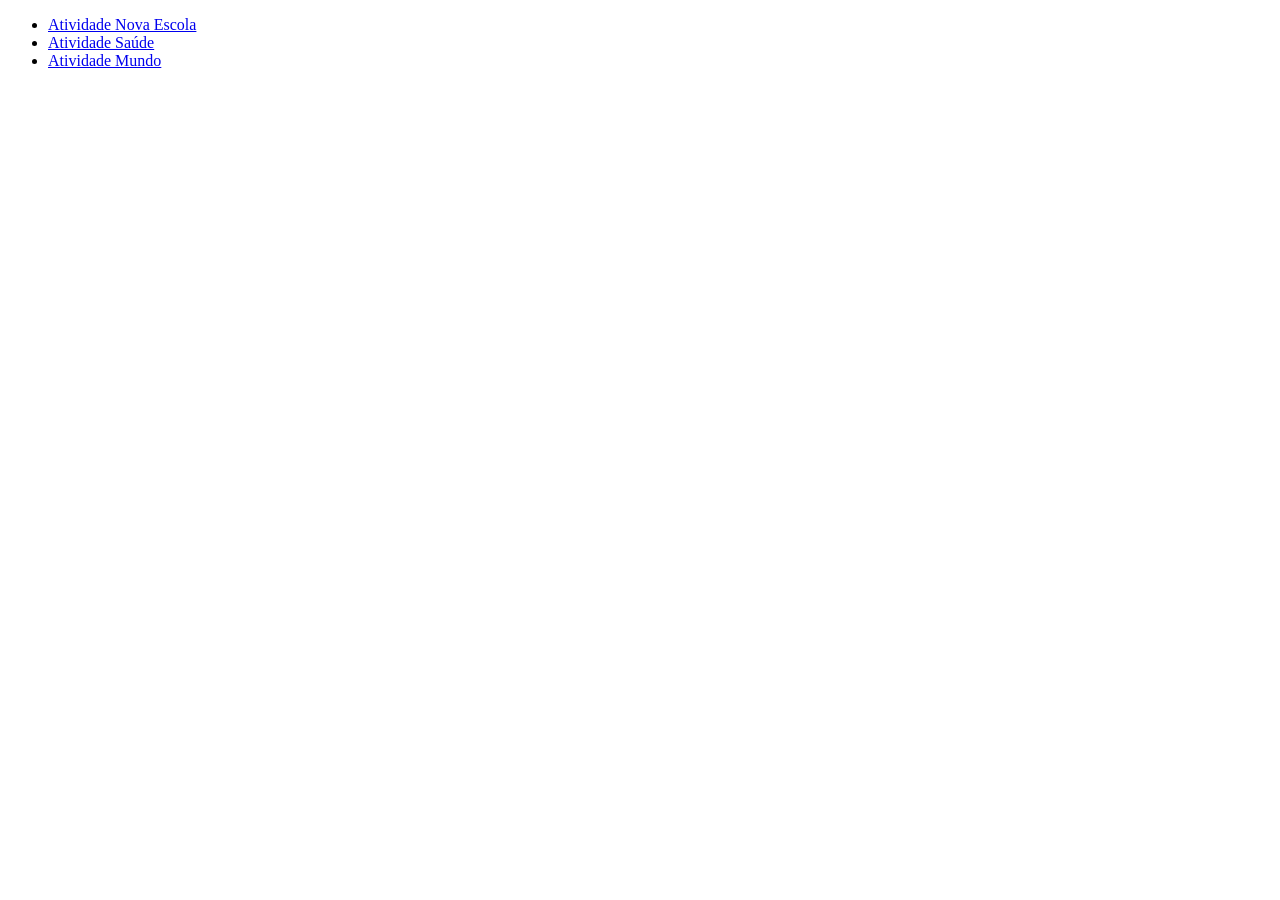
<file: index.html>
<!DOCTYPE html>
<html lang="en">
<head>
    <meta charset="UTF-8">
    <meta name="viewport" content="width=device-width, initial-scale=1.0">
    <title>Atividade Dev Web</title>
</head>
<body>
    <main>
        <ul>
            <li>
                <a href="atv-nv-escola/">Atividade Nova Escola</a>
            </li>
            <li>
                <a href="atv-saude/">Atividade Saúde</a>
            </li>
            <li>
                <a href="mundo/">Atividade Mundo</a>
            </li>
        </ul>
    </main>
    
</body>
</html>
</file>
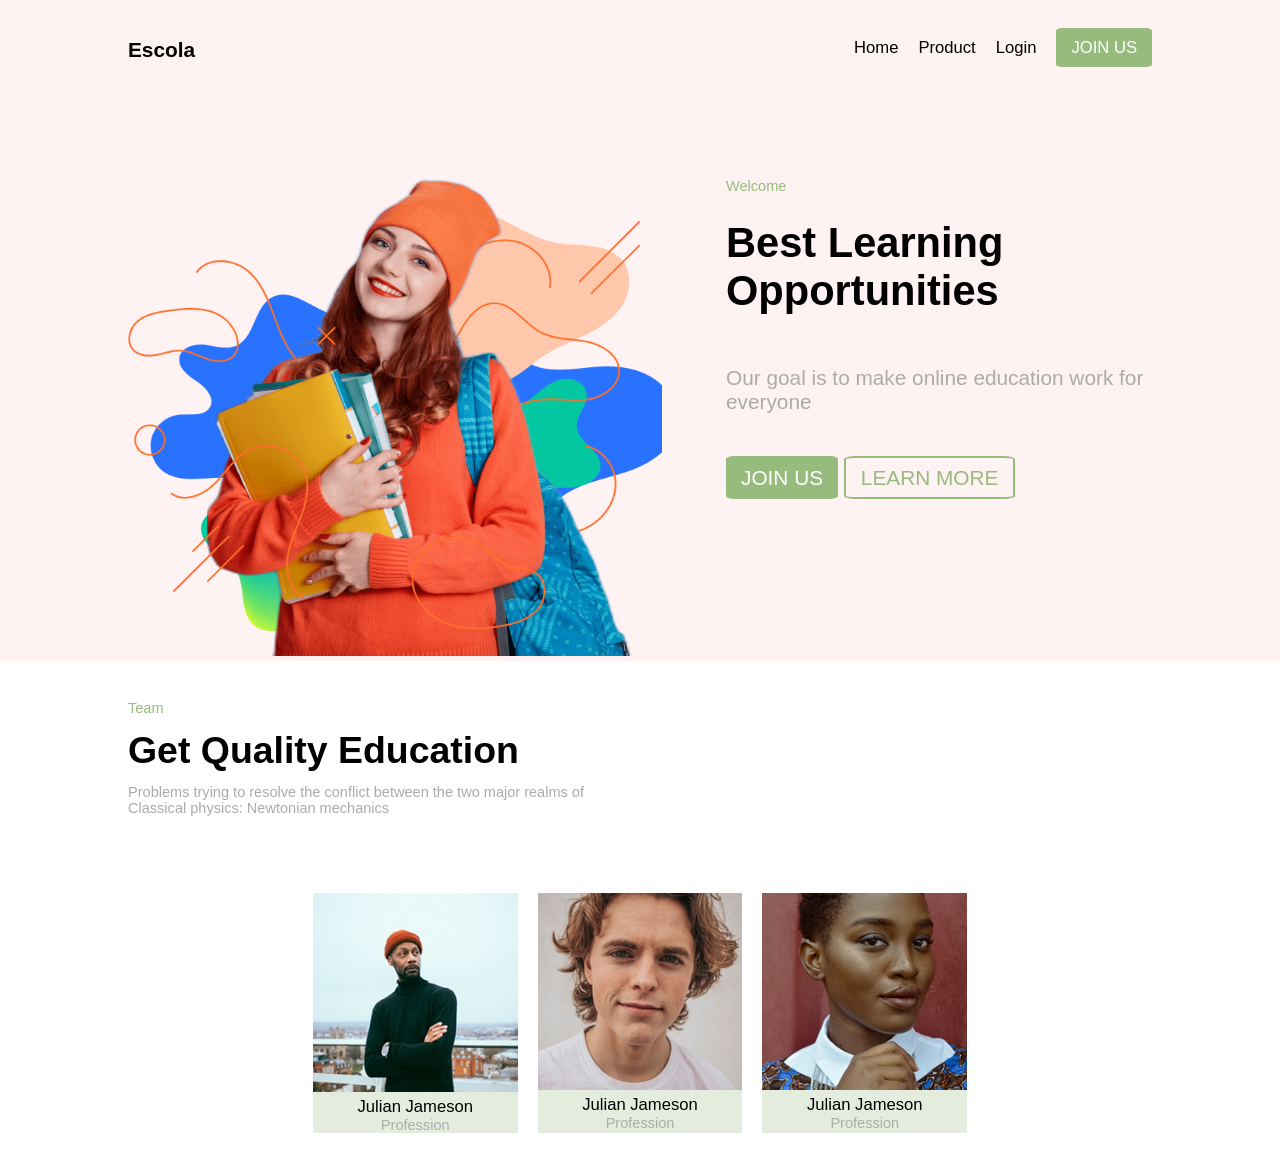
<file: atv-nv-escola/index.html>
<!DOCTYPE html>
<html lang="en">

<head>
    <meta charset="UTF-8">
    <meta name="viewport" content="width=device-width, initial-scale=1.0">
    <title>Atividade Nova Escola </title>

    <link rel="stylesheet" href="css/reset.css">
    <link rel="stylesheet" href="css/style.css">
</head>

<body>
    <header>
        <h1>
            <a href="index.html">Escola</a>
        </h1>
        <nav>
            <ul>
                <li>
                    <a href="index.html">Home</a>
                </li>
                <li>
                    <a href="#">Product</a>
                </li>
                <li>
                    <a href="#">Login</a>
                </li>
                <li><a href="#" class="btn">JOIN US</a></li>
            </ul>
        </nav>
    </header>
    <main>
        <section class="banner">
            <div>
                <img src="images/imagem-banner.png" alt="banner">
            </div>
            <div>
                <h3>Welcome</h3>
                <h2>Best Learning Opportunities</h2>
                <p>Our goal is to make online education work for everyone</p>
                <p>
                    <a href="#" class="btn">JOIN US</a>
                    <a href="#" class="btn-border">LEARN MORE</a>
                </p>
            </div>

        </section>
        <section class="team">
            <h3>Team</h3>
            <h2>Get Quality Education</h2>
            <p>Problems trying to resolve the conflict between
                the two major realms of Classical physics: Newtonian mechanics </p>
            <ul>
                <li>
                    <img src="images/julian-1.png" alt="foto do julian 1">
                    <h4>
                        Julian Jameson
                    </h4>
                    <p>Profession</p>
                </li>
                <li>
                    <img src="images/julian-2.png" alt="foto do julian 2">
                    <h4>
                        Julian Jameson
                    </h4>
                    <p>Profession</p>
                </li>
                <li>
                    <img src="images/julian-3.png" alt="foto do julian 3">
                    <h4>
                        Julian Jameson
                    </h4>
                    <p>Profession</p>
                </li>
            </ul>
        </section>
    </main>

</body>

</html>
</file>
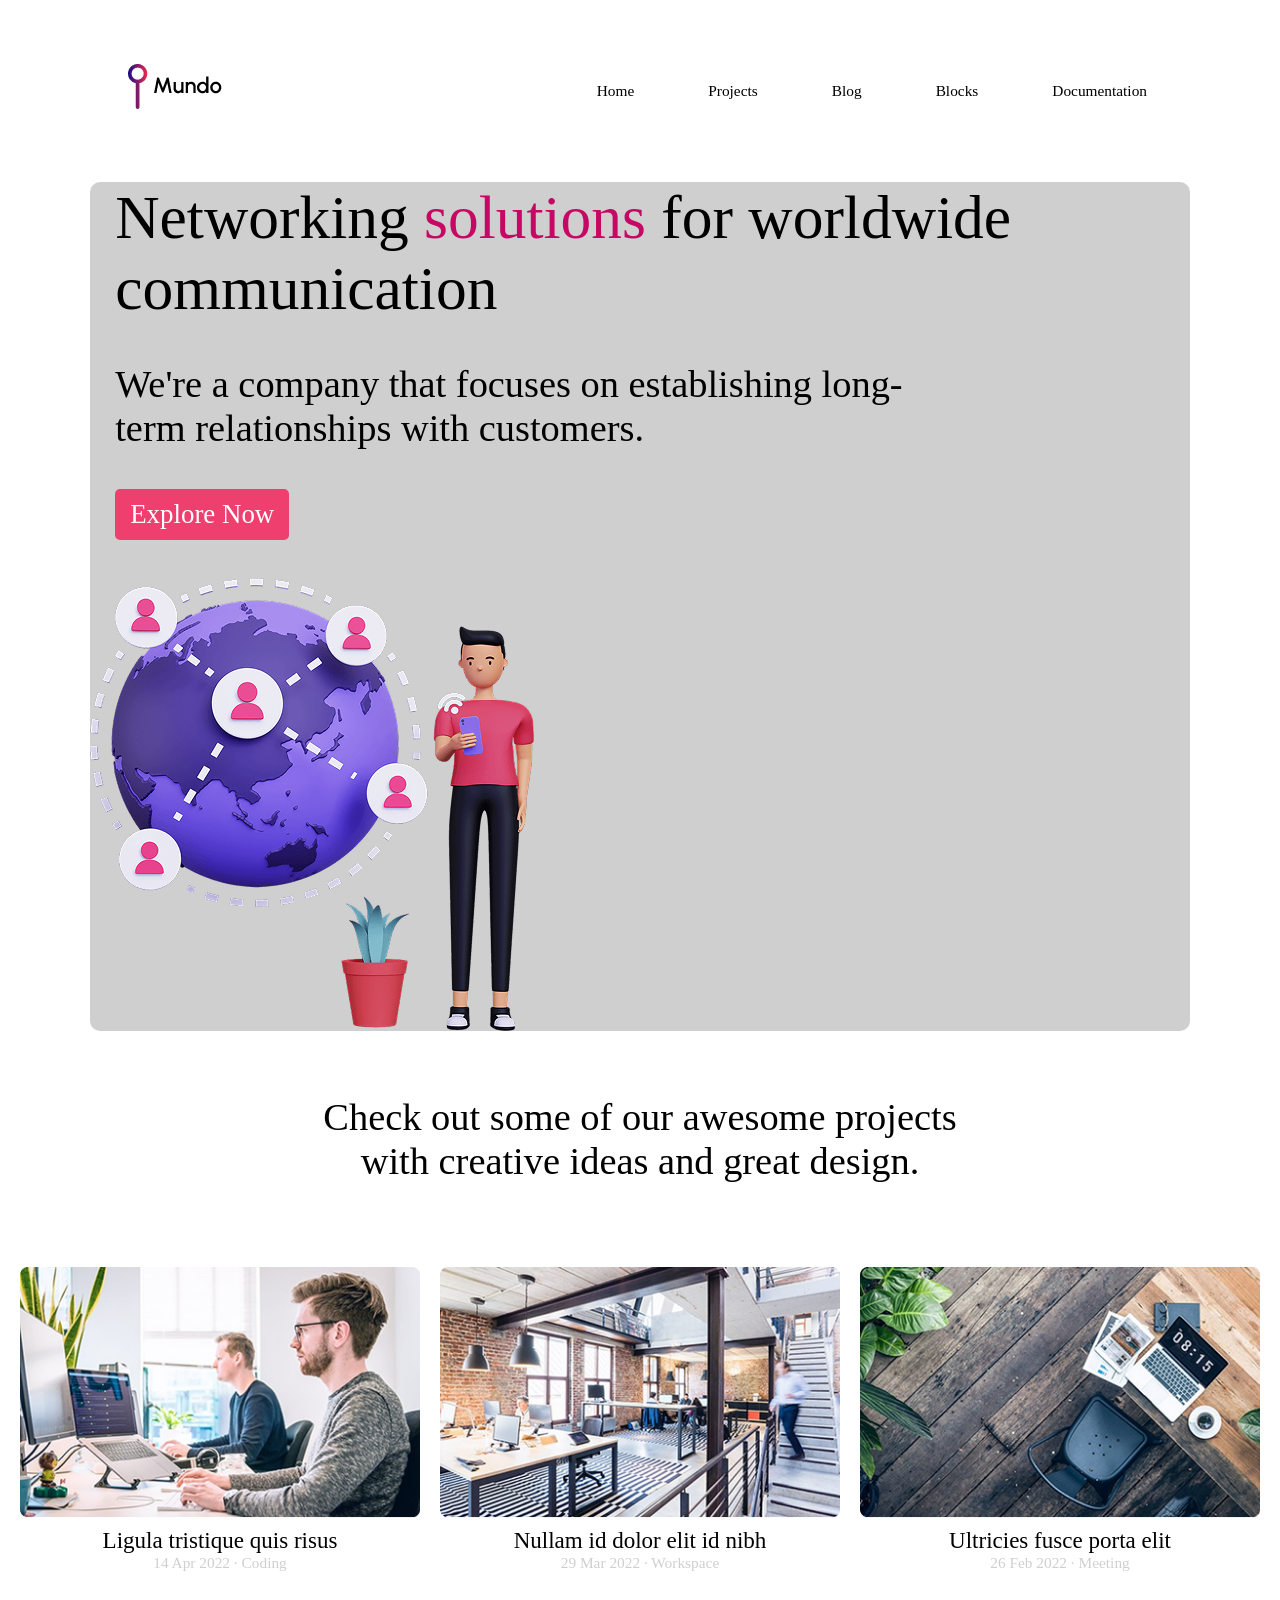
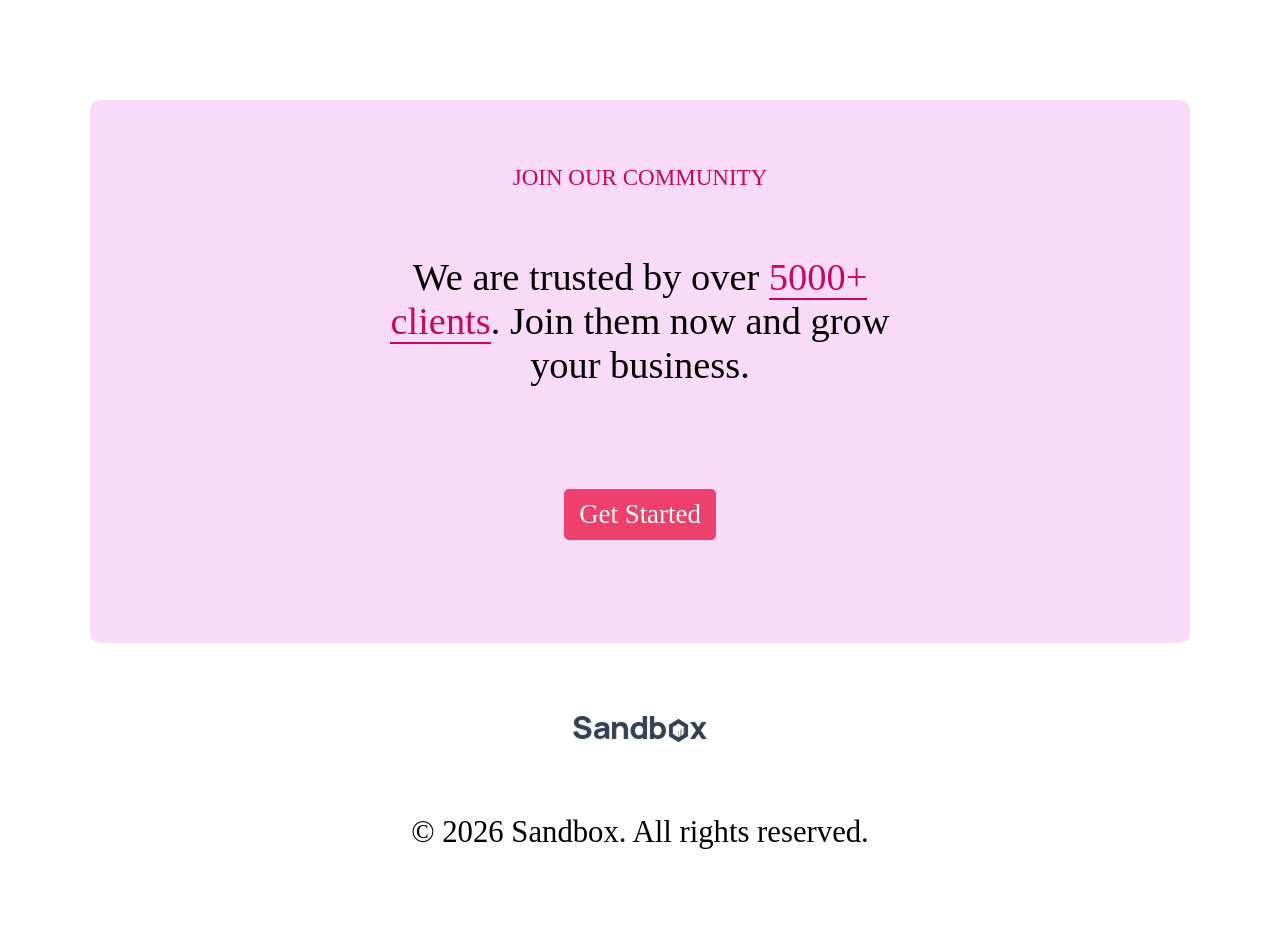
<file: mundo/index.html>
<!DOCTYPE html>
<html lang="en">
<head>
    <meta charset="UTF-8">
    <meta name="viewport" content="width=device-width, initial-scale=1.0">
    <title>Document</title>
    <link rel="stylesheet" href="css/reset.css">
    <link rel="stylesheet" href="css/style.css">
</head>
<body>
    <header>
        <h1>
            <a href="index.html"><img src="imagens/logo-mundo.png" alt="Cabeçalho"></a>
        </h1>
        <nav>
            <ul>
                <li>
                    <a href="index.html">Home</a>
                </li>
                <li><a href="#">Projects</a>
                </li>
                <li>
                    <a href="#">Blog</a>
                </li>
                <li>
                    <a href="#">Blocks</a>
                </li>
                <li>
                    <a href="#">Documentation</a>
                </li>
            </ul>
        </nav>
    </header>
    <main>
        <section class="banner">
            <div class="texto">
            <h2>Networking <span>solutions</span> for worldwide communication</h2>
            <p>We're a company that focuses on establishing long-term relationships with customers.</p>
            <p><a href="#">Explore Now</a></p>
            </div>
            <div class="icon-banner">
                    <img src="imagens/banner-mundo.png" alt="Banner icon">
            </div>


        </section>
        <section class="lista">
            <h3>Check out some of our awesome projects with creative ideas and great design.</h3>
            <ul>
                <li>
                    <img src="imagens/projetos-programador.png" alt="Programadores codando">
                    <h4>Ligula tristique quis risus</h4>
                    <p>14 Apr 2022 · Coding</p>
                </li>
                <li>
                    <img src="imagens/projetos-escritorio.png" alt="Projetos em um escritório">
                    <h4>Nullam id dolor elit id nibh</h4>
                    <p>29 Mar 2022 · Workspace</p>
                </li>
                <li>
                    <img src="imagens/projetos-cadeira.png" alt="Cadeira de escritório">
                    <h4>Ultricies fusce porta elit</h4>
                    <p>26 Feb 2022 · Meeting</p>
                </li>
            </ul>

        </section>
        <section class="cliente">
            <p>JOIN OUR COMMUNITY</p>
            <h3>We are trusted by over <span>5000+ clients</span>. Join them now and grow your business.</h3>
            <p><a href="#">Get Started</a></p>

        </section>
    </main>
    <footer class="rodape">
            <img src="imagens/logo-rodape-sandbox.png" alt="Logo Rodapé">
        <p>© 2026 Sandbox. All rights reserved.</p>
        <nav class="navbar">
            <ul>
                <li>
                    <img src="imagens/facebook.svg" alt="Facebook icon">
                </li>
                <li>
                    <img src="imagens/instagram.svg" alt="instagram icon">
                </li>
                <li>
                    <img src="imagens/youtube.svg" alt="Youtube icon">
                </li>
            </ul>
        </nav>

    </footer>
    
</body>
</html>
</file>
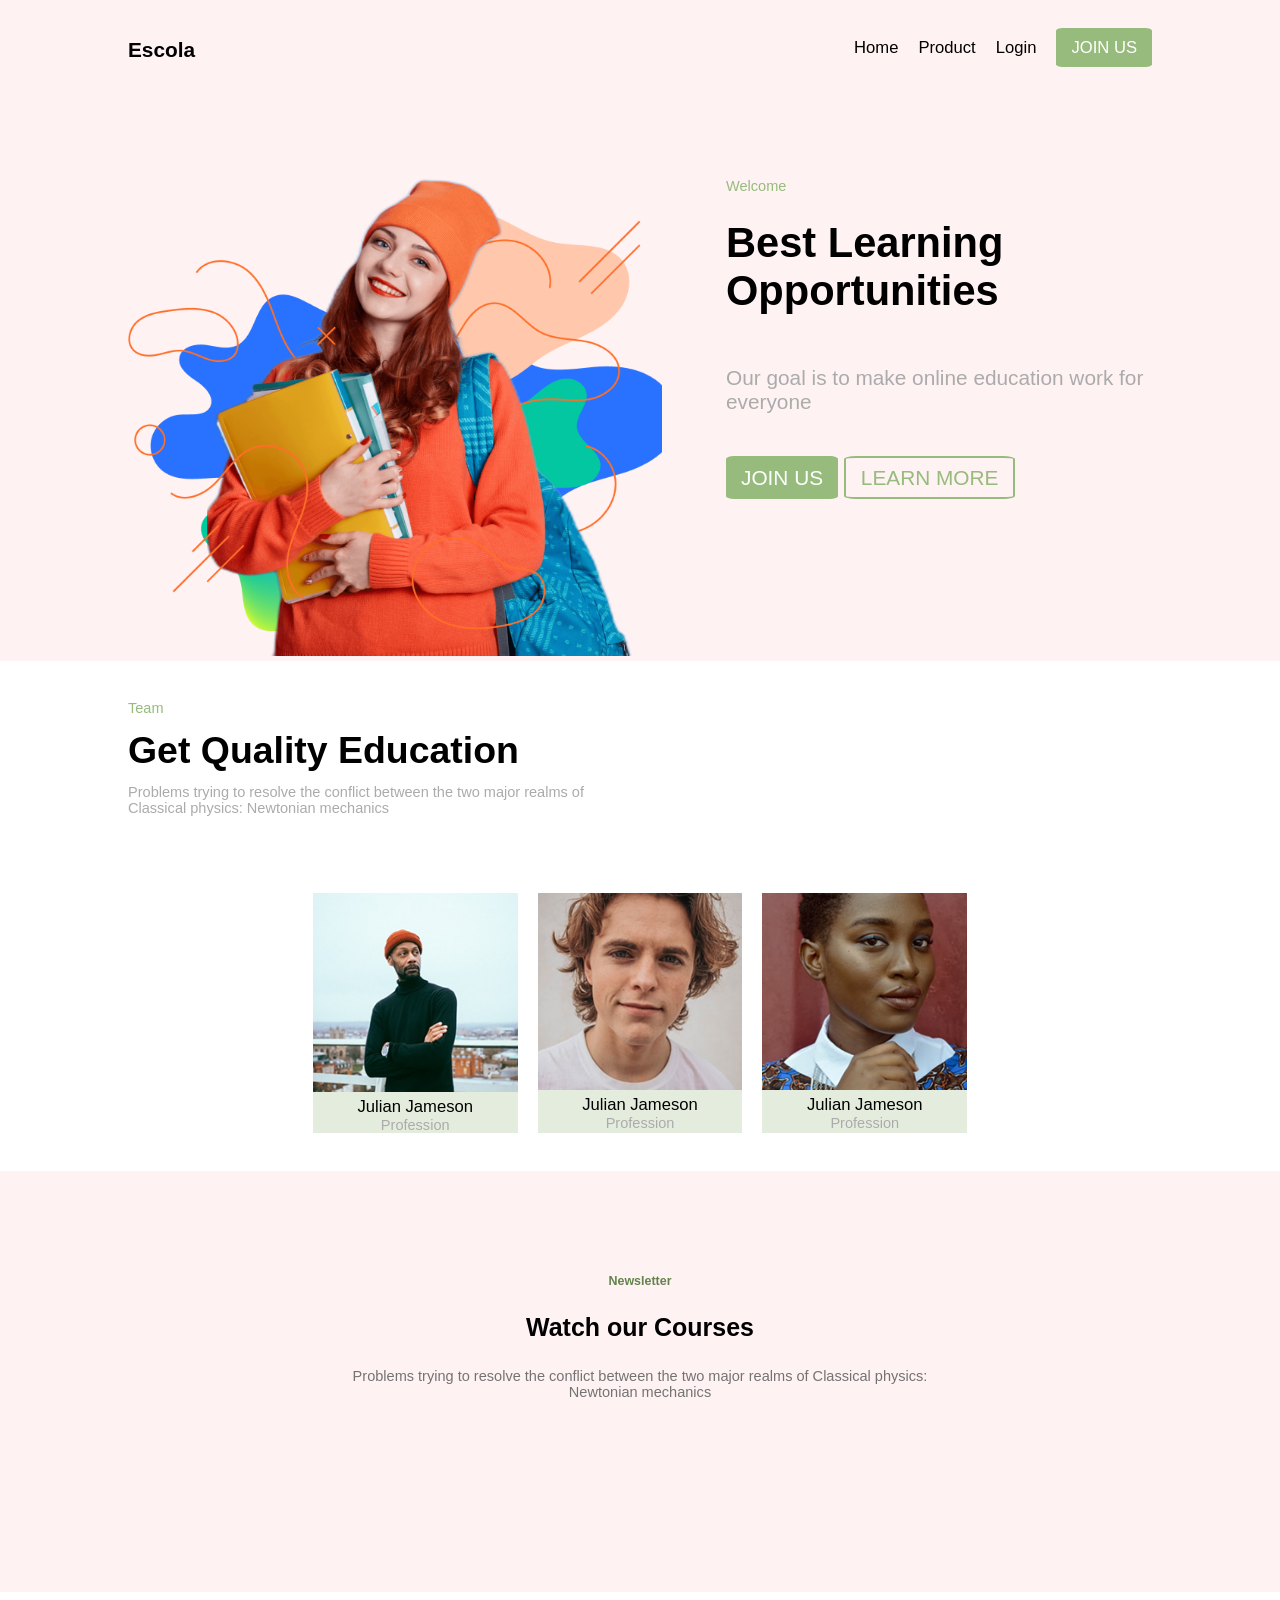
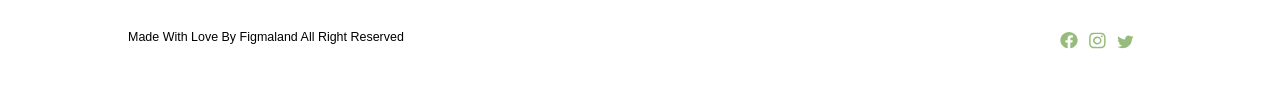
<file: atv-nv-escola/atv-nv-escola/index.html>
<!DOCTYPE html>
<html lang="en">

<head>
    <meta charset="UTF-8">
    <meta name="viewport" content="width=device-width, initial-scale=1.0">
    <title>Atividade Nova Escola </title>

    <link rel="stylesheet" href="css/reset.css">
    <link rel="stylesheet" href="css/style.css">
</head>

<body>
    <header>
        <h1>
            <a href="index.html">Escola</a>
        </h1>
        <nav>
            <ul>
                <li>
                    <a href="index.html">Home</a>
                </li>
                <li>
                    <a href="#">Product</a>
                </li>
                <li>
                    <a href="#">Login</a>
                </li>
                <li><a href="#" class="btn">JOIN US</a></li>
            </ul>
        </nav>
    </header>
    <main>
        <section class="banner">
            <div>
                <img src="images/imagem-banner.png" alt="banner">
            </div>
            <div>
                <h3>Welcome</h3>
                <h2>Best Learning Opportunities</h2>
                <p>Our goal is to make online education work for everyone</p>
                <p>
                    <a href="#" class="btn">JOIN US</a>
                    <a href="#" class="btn-border">LEARN MORE</a>
                </p>
            </div>

        </section>
        <section class="team">
            <h3>Team</h3>
            <h2>Get Quality Education</h2>
            <p>Problems trying to resolve the conflict between
                the two major realms of Classical physics: Newtonian mechanics </p>
            <ul>
                <li>
                    <img src="images/julian-1.png" alt="foto do julian 1">
                    <h4>
                        Julian Jameson
                    </h4>
                    <p>Profession</p>
                </li>
                <li>
                    <img src="images/julian-2.png" alt="foto do julian 2">
                    <h4>
                        Julian Jameson
                    </h4>
                    <p>Profession</p>
                </li>
                <li>
                    <img src="images/julian-3.png" alt="foto do julian 3">
                    <h4>
                        Julian Jameson
                    </h4>
                    <p>Profession</p>
                </li>
            </ul>
        </section>
        <section class="final">
            <h3>Newsletter</h3>
            <h2>Watch our Courses</h2>
            <p>Problems trying to resolve the conflict between
                the two major realms of Classical physics: Newtonian mechanics </p>
        </section>
    </main>
    <footer>
        <p>Made With Love By Figmaland All Right Reserved </p>
        <nav>
            <ul>
                <li><a href="#"><img src="images/facebook.svg" alt="Facebook icon"></a></li>
                <li><a href="#"><img src="images/instagram.svg" alt="Instagram icon"></a></li>
                <li><a href="#"><img src="images/twitter.svg" alt="Twitter icon"></a></li>
            </ul>
        </nav>
    </footer>

</body>

</html>
</file>
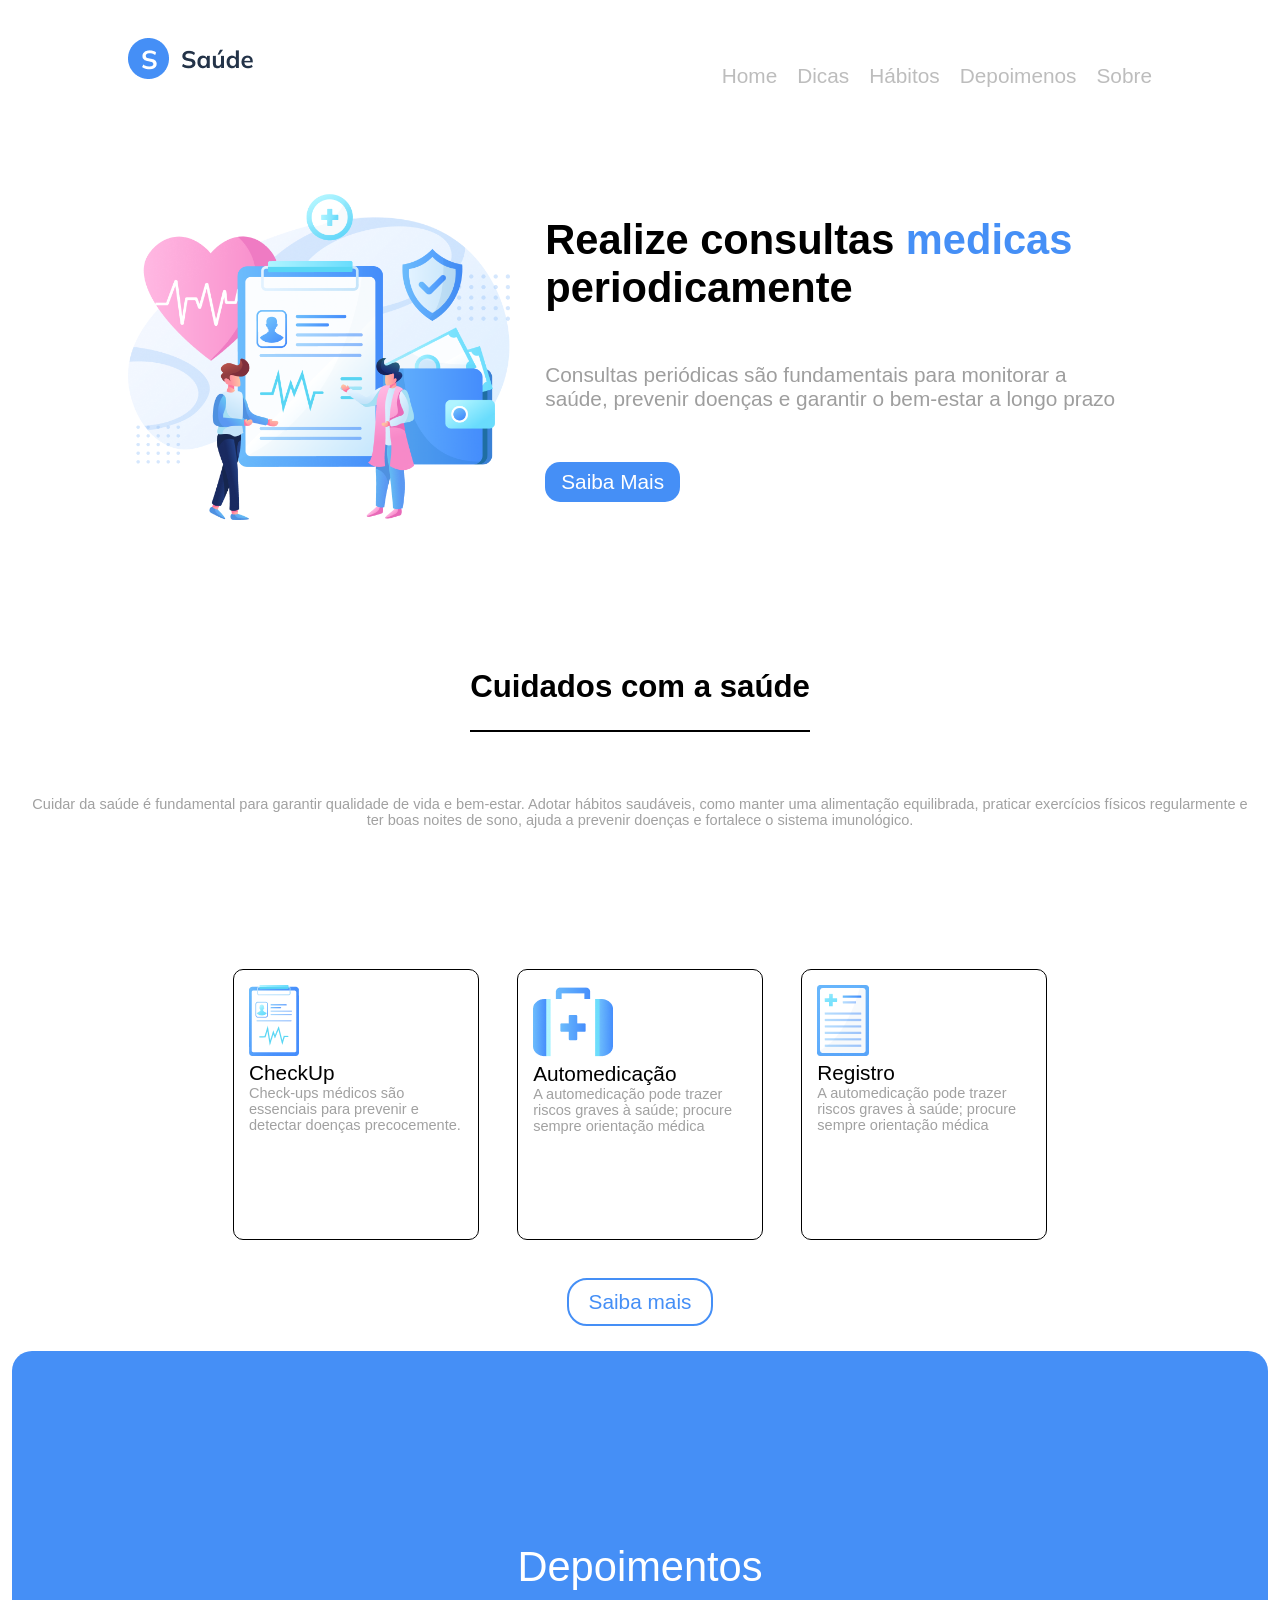
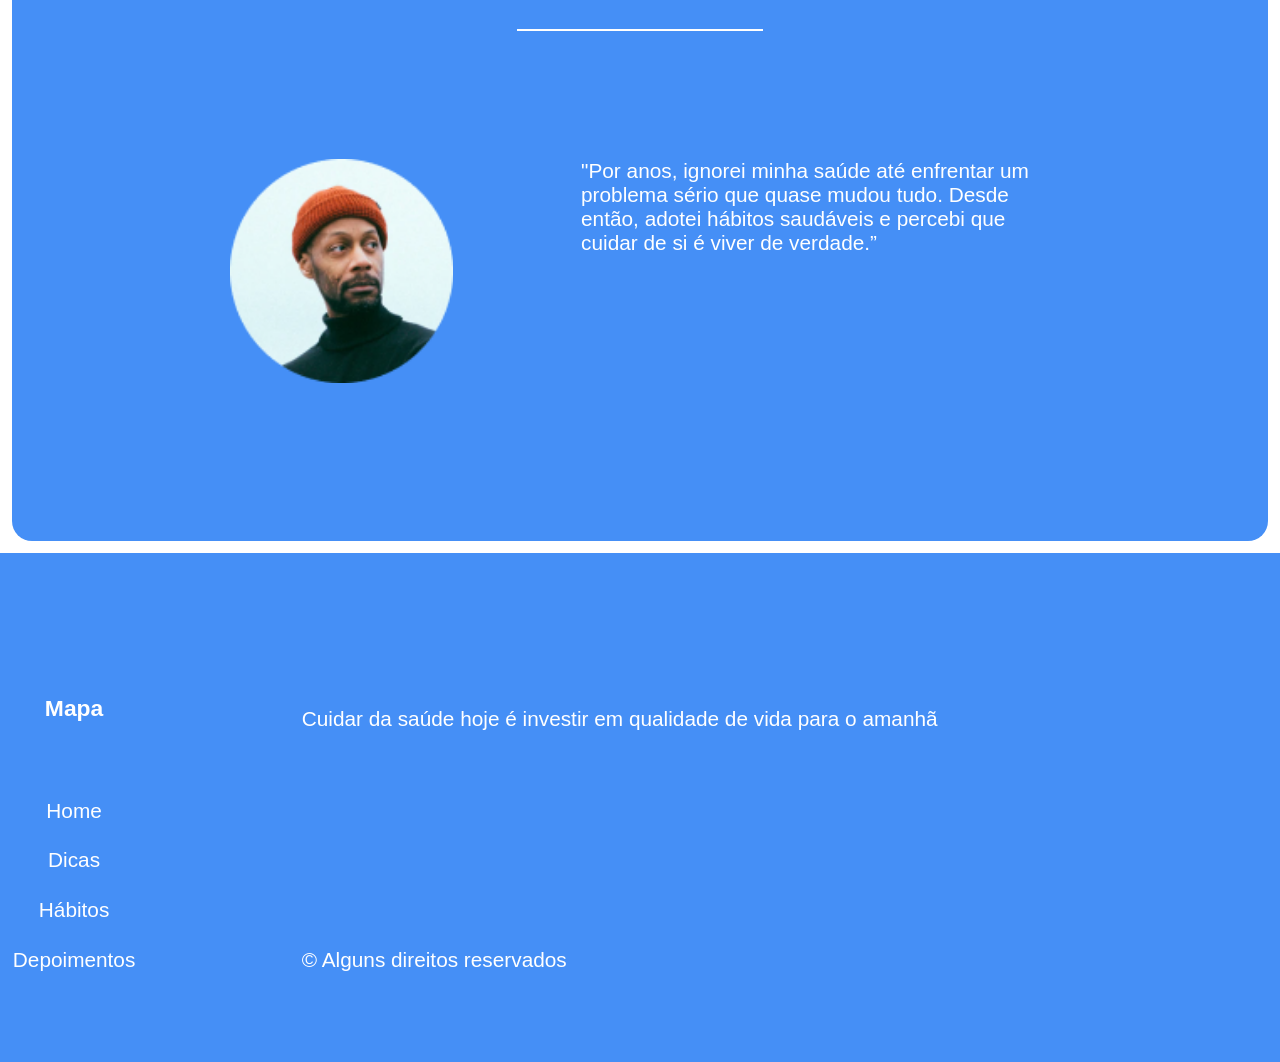
<file: atv-saude/atv-saude/index.html>
<!DOCTYPE html>
<html lang="en">

<head>
    <meta charset="UTF-8">
    <meta name="viewport" content="width=device-width, initial-scale=1.0">
    <title>Atividade Nova Escola </title>

    <link rel="stylesheet" href="css/reset.css">
    <link rel="stylesheet" href="css/style.css">
</head>

<body>
    <header>
        <h1>
            <a href="index.html"><img src="src/images/logo.png" alt="Logo Saúde"></a>
        </h1>
        <nav>
            <ul>
                <li>
                    <a href="index.html">Home</a>
                </li>
                <li>
                    <a href="#">Dicas</a>
                </li>
                <li>
                    <a href="#">Hábitos</a>
                </li>
                <li>
                    <a href="#">Depoimenos</a>
                </li>
                <li>
                    <a href="#">Sobre</a>
                </li>
            </ul>
        </nav>
    </header>
    <main>
        <section class="banner">
            <div><img src="src/images/foto-banner.png" alt="Foto do Banner"></div>
            <div>
                <h2>Realize consultas
                    <span>medicas</span> periodicamente
                </h2>
                <p>Consultas periódicas são fundamentais para
                    monitorar a saúde, prevenir doenças e garantir
                    o bem-estar a longo prazo</p>
                <p><button>Saiba Mais</button></p>
            </div>

        </section>
        <section class="cuidados">
            <h2><span>Cuidados com a saúde</span></h2>
            <p>Cuidar da saúde é fundamental para garantir qualidade de vida e bem-estar. Adotar hábitos saudáveis, como
                manter uma alimentação equilibrada, praticar exercícios físicos regularmente e ter boas noites de sono,
                ajuda a prevenir doenças e fortalece o sistema imunológico.</p>
            <ul>
                <li>
                    <img src="src/images/prancheta-1.png" alt="Prancheta">
                    <h3>CheckUp</h3>
                    <p>Check-ups médicos são essenciais para prevenir e detectar doenças precocemente.</p>
                </li>
                <li>
                    <img src="src/images/mala.png" alt="Mala icon">
                    <h3>Automedicação</h3>
                    <p>A automedicação pode trazer riscos graves à saúde; procure sempre orientação médica</p>
                </li>
                <li>
                    <img src="src/images/prancheta-2.png" alt="Prancheta 2 icon">
                    <h3>Registro</h3>
                    <p>A automedicação pode trazer riscos graves à saúde; procure sempre orientação médica</p>
                </li>
            </ul>
            <button>
                <a href="#">Saiba mais</a>
            </button>
        </section>
        <section class="depoimentos">
            <h2><span>Depoimentos</span></h2>
            <div>
                <p>
                    <img src="src/images/foto-depoimento.png" alt="Homem">
                </p>
                <p>
                    "Por anos, ignorei minha saúde até enfrentar um problema sério que quase mudou tudo. Desde então,
                    adotei
                    hábitos saudáveis e percebi que cuidar de si é viver de verdade.”
                </p>
            </div>
        </section>

    </main>
    <footer>
        <div>
            <h3>Mapa</h3>
            <ul>
                <li>
                    <a href="#">Home</a>
                </li>
                <li>
                    <a href="#">Dicas</a>
                </li>
                <li>
                    <a href="#">Hábitos</a>
                </li>
                <li>
                    <a href="#">Depoimentos</a>
                </li>
            </ul>
        </div>
        <div>
            <p>
                Cuidar da saúde hoje é investir em qualidade de vida para o amanhã
            </p>
            <p>© Alguns direitos reservados</p>
        </div>
    </footer>
</body>

</html>
</file>
<file: atv-nv-escola/css/style.css>
html {
  font-size: clamp(1rem, calc(0.5rem + 1vw), 1.625rem);
  font-family: 'Trebuchet MS', 'Lucida Sans Unicode', 'Lucida Grande', 'Lucida Sans', Arial, sans-serif;
}

a.btn {
  background: #96BB7C;
  padding: 10px 15px 10px 15px;
  border-radius: 7%;
  color: #ffffff;
}

a.btn:hover {
  background: #63834c;
}

a.btn-border {
  color: #96BB7C;
  border: 2px solid #96BB7C;
  padding: 8px 15px 8px 15px;
  border-radius: 7%;
}

a.btn-border:hover {
  background: #ababab;
  color: #ffffff;
}

header {
  background-color: #fff2f3;
  display: flex;
  justify-content: space-between;
  padding: 3vw 10vw 3vw 10vw;
}

header nav ul {
  display: flex;
  gap: 20px;
  font-size: 0.8rem;
}

header h1 {
  font-weight: 600;
}

section.banner {
  background-color: #fff2f3;
  padding: 3vw 10vw 0vw 10vw;
  display: flex;
  gap: 5vw;

}

section.banner h3 {
  color: #96BB7C;
  padding: 3vw 0 2vw 0;
  font-size: 0.7rem;
}

section.banner h2 {
  font-weight: 600;
  font-size: 2rem;
  padding: 0 0 4vw 0;
}

section.banner p {
  padding: 0 0 4vw 0;
  color: #ababab;

}

section.team {
  padding: 3vw 10vw 3vw 10vw;
}

section.team ul {
  display: flex;
  justify-content: center;
  gap: 20px;
  padding: 6vw 0vw 0vw 0vw;
}

section.team ul li {
  width: 20%;
  background: #e4eddd;
  text-align: center;
  font-size: 0.8rem;
}

section.team ul li p {
  color: #ababab;
  font-size: 0.7rem;
}

section.team h3 {

  color: #96BB7C;
  font-size: 0.7rem;
  padding: 0 0 1vw 0;
}

section.team h2 {
  font-size: 1.8rem;
  font-weight: 600;
  padding: 0 0 1vw 0;
}

section.team> p {

  color: #ababab;
  font-size: 0.7rem;
  padding: 0 50% 0 0;
}
</file>
<file: mundo/css/style.css>
/* === IMPORTAÇÃO DE FONTES */

@import url('https://fonts.googleapis.com/css2?family=Epilogue:ital,wght@0,100..900;1,100..900&family=Fredoka:wght@300..700&family=Nunito:ital,wght@0,200..1000;1,200..1000&family=Oswald:wght@200..700&family=Urbanist:ital,wght@0,100..900;1,100..900&display=swap');
/*
Fontes Disponíveis:
// Sugiro usar esta 
font-family: "Urbanist", sans-serif; 
font-family: "Fredoka", sans-serif;
font-family: "Epilogue", sans-serif;
font-family: "Nunito", sans-serif;
font-family: "Oswald", sans-serif;
*/
/* ==========================*/

/* ==== FORMATAÇÃO GERAL === */
html{
    font-size: clamp(1rem, 2vw + 0.8rem, 3rem); 
}
header {
    text-align: center;
}
nav ul li{
    font-size: 0.8rem;
    padding: 5px;
}
section.banner {
    background-color: rgb(207, 207, 207);
    margin: 5vw;
    text-align: center;
    border-radius: 10px;
}
section.banner h2 {
    font-size: 1.6rem;
    margin: 3vw 2vw;
}
section.banner h2 span {
    color: #c70764;
}
section.banner>p {
    font-size: 0.8rem;
    margin: 0 0 3vw 0;
}
section.banner p a {
    background-color: #EF3F6E;
    font-size: 0.7rem;
    padding: 10px 15px;
    color: white;
    border-radius: 5px;
    display: inline-block;
    margin: 3vw 0;
}
section.lista {
    text-align: center;
}
section.lista h3 {
    font-size: 1.3rem;
    padding: 10vw 6vw 0 6vw;
}
section.lista ul {
    margin: 20px;
}
section.lista p {
    color: rgb(207, 207, 207);
    font-size: 0.8rem;
}
section.lista li {
    margin: 5vw 0;
}
section.cliente {
    background-color: #F9DBF7;
    margin: 5vw;
    text-align: center;
    border-radius: 10px;
}
section.cliente > p {
    font-size: 0.6rem;
    padding: 5vw 0;
    color: #c70764;
}
section.cliente h3 span {
    color: #c70764;
    border-bottom: 2px solid #c70764;
}
section.cliente p a {
    background-color: #EF3F6E;
    font-size: 0.7rem;
    padding: 10px 15px;
    color: white;
    border-radius: 5px;
    display: inline-block;
    margin: 3vw 0;
    
}
footer.rodape {
    text-align: center;
}
footer.rodape p {
    font-size: 0.8rem;
    margin: 5vw 0 5vw 0;
}
nav.navbar img {
    width: 10%;
    padding: 10px;
}





/* MEDIA QUERY - DESKTOP */
@media  screen and (min-width: 600px) {
    header {
        display: flex;
        justify-content: space-between;
        align-items: center;
        margin: 5vw 10vw;
    }
    nav ul {
        display: flex;
        
    }
    nav ul li {
        font-size: 0.4rem;
        margin-left: 5vw;
    }
    section.banner {
        margin: 5vw 7vw;
        text-align: left;
    }
    div.texto > p {
        margin: 0 2vw;
        padding: 0 20vw 0 0;
        display: inline-block;
    }
    div.icon-banner {
        display: flex;
        width: 50%;
    }
    section.lista h3 {
        font-size: 1.0rem;
        padding: 0 25vw;
    }
    section.lista ul {
        display: flex;
        justify-content: center;
        gap: 20px;
    }
    section.lista li h4 {
        font-size: 0.6rem;
    }
    section.lista li p {
        font-size: 0.4rem;
    }
    section.cliente {
        margin: 5vw 7vw;
    }
    section.cliente h3 {
        padding: 0 21vw;
    }
    footer.rodape ul {
        margin: 0 0 0 37vw;
    }
    



}
</file>
<file: atv-nv-escola/atv-nv-escola/css/style.css>
html {
  font-size: clamp(1rem, calc(0.5rem + 1vw), 1.625rem);
  font-family: 'Trebuchet MS', 'Lucida Sans Unicode', 'Lucida Grande', 'Lucida Sans', Arial, sans-serif;
}

a.btn {
  background: #96BB7C;
  padding: 10px 15px 10px 15px;
  border-radius: 7%;
  color: #ffffff;
}

a.btn:hover {
  background: #63834c;
}

a.btn-border {
  color: #96BB7C;
  border: 2px solid #96BB7C;
  padding: 8px 15px 8px 15px;
  border-radius: 7%;
}

a.btn-border:hover {
  background: #ababab;
  color: #ffffff;
}

header {
  background-color: #fff2f3;
  display: flex;
  justify-content: space-between;
  padding: 3vw 10vw 3vw 10vw;
}

header nav ul {
  display: flex;
  gap: 20px;
  font-size: 0.8rem;
}

header h1 {
  font-weight: 600;
}

section.banner {
  background-color: #fff2f3;
  padding: 3vw 10vw 0vw 10vw;
  display: flex;
  gap: 5vw;

}

section.banner h3 {
  color: #96BB7C;
  padding: 3vw 0 2vw 0;
  font-size: 0.7rem;
}

section.banner h2 {
  font-weight: 600;
  font-size: 2rem;
  padding: 0 0 4vw 0;
}

section.banner p {
  padding: 0 0 4vw 0;
  color: #ababab;

}

section.team {
  padding: 3vw 10vw 3vw 10vw;
}

section.team ul {
  display: flex;
  justify-content: center;
  gap: 20px;
  padding: 6vw 0vw 0vw 0vw;
}

section.team ul li {
  width: 20%;
  background: #e4eddd;
  text-align: center;
  font-size: 0.8rem;
}

section.team ul li p {
  color: #ababab;
  font-size: 0.7rem;
}

section.team h3 {

  color: #96BB7C;
  font-size: 0.7rem;
  padding: 0 0 1vw 0;
}

section.team h2 {
  font-size: 1.8rem;
  font-weight: 600;
  padding: 0 0 1vw 0;
}

section.team>p {

  color: #ababab;
  font-size: 0.7rem;
  padding: 0 50% 0 0;
}

section.final {
  background: #FFF2F3;
  text-align: center;
}

section.final h3 {
  color: #63834c;
  font-weight: bold;
  font-size: 0.6rem;
  padding: 8vw 0 2vw 0;
}

section.final h2 {
  color: #000000;
  font-weight: bold;
  font-size: 1.2rem;
  padding: 0 0 2vw 0;
}

section.final p {
  font-size: 0.7rem;
  color: #737373;
  padding: 0 27vw 15vw 27vw;

}

footer {
  display: flex;
  justify-content: space-between;
  padding: 3vw 10vw 3vw 10vw;
}
footer p {
  font-size: 0.6rem;
}
footer nav ul {
  display: flex;
  gap: 10px;
  width: 80%;
  
}
</file>
<file: atv-saude/atv-saude/css/style.css>
html {
  font-size: clamp(1rem, calc(0.5rem + 1vw), 1.625rem);
  font-family: 'Trebuchet MS', 'Lucida Sans Unicode', 'Lucida Grande', 'Lucida Sans', Arial, sans-serif;
}

header {
  text-align: center;
  padding: 3vw 0 3vw 0;
}

header nav ul li {
  padding: 2vw 0 2vw 0;
  color: rgb(189, 189, 189);
}

section.banner h2 {
  font-size: 2rem;
  font-weight: bold;
  padding: 2vw 2vw 2vw 2vw;
}

section.banner h2 span {
  color: #458FF6;
}

section.banner p {
  color: rgb(158, 158, 158);
  padding: 2vw 0 2vw 0;
  padding: 2vw 2vw 2vw 2vw;
}

section.banner p button {
  background-color: #458FF6;
  color: white;
  padding: 8px 16px 8px 16px;
  border-radius: 15px;
  text-align: center;
}

section.cuidados {
  text-align: center;
  padding: 1vw 2vw 1vw 2vw;
}

section.cuidados h2 {
  font-size: 1.5rem;
  font-weight: bold;
  padding: 5vw 0 5vw 0;
}

section.cuidados h2 span {
  border-bottom: 2px solid rgb(0, 0, 0);
  padding: 2vw 0 2vw 0;
  display: inline-block;
}

section.cuidados p {
  color: rgb(161, 161, 161);
  font-size: 0.7rem;
  padding: 0 0 7vw 0;
}

section.cuidados ul li {
  border: 1px solid;
  padding: 15px 15px 15px 15px;
  margin: 3vw 10vw 0 10vw;
  text-align: left;
  border-radius: 10px;
}

section.cuidados button a {
  border: 2px solid #458FF6;
  display: inline-block;
  border-radius: 20px;
  padding: 10px 20px 10px 20px;
  margin: 3vw 0 0 0;
  color: #458FF6;
}

section.cuidados button a:hover {
  background-color: #458FF6;
  color: white;
}

section.depoimentos {
  background-color: #458FF6;
  color: white;
  border-radius: 20px;
  text-align: center;
  margin: 12px 12px 12px 12px;
  padding: 12vw 17vw 12vw 17vw;
}

section.depoimentos h2 {
  font-size: 2rem;
}

section.depoimentos h2 span {
  border-bottom: 2px solid #ffffff;
  display: inline-block;
  padding: 3vw 0 3vw 0;
  margin: 0 0 5vw 0;
}

section.depoimentos p {
  padding: 5vw 0 0 0;
}

footer {
  background-color: #458FF6;
  color: #ffffff;
  text-align: center;
}

footer h3 {
  font-weight: bold;
  font-size: 1.1rem;
  padding: 5vw 0 5vw 0;
}

footer ul li {
  padding: 1vw 1vw 1vw 1vw;
}

footer p {
  padding: 10vw 0 5vw 0;
}

/*Computador*/

@media only screen and (min-width: 600px) {
  header {
    display: flex;
    justify-content: space-between;
    padding: 3vw 10vw 3vw 10vw;
  }

  header nav ul {
    display: flex;
    gap: 20px;
  }

  header nav ul li:hover {
    color: black;
  }

  section.banner {
    display: flex;
    padding: 3vw 10vw 3vw 10vw;
    gap: 10px;
  }

  section.cuidados ul {
    display: flex;
    justify-content: center;
    gap: 3vw;
    padding: 4vw 0 0 0;
  }

  section.cuidados ul li {
    margin: 0 0 0 0;
    width: 20%;
  }

  section.depoimentos div {
    text-align: left;
    display: flex;
    gap: 10vw;
  }

  section.depoimentos div img {
    width: 60vw;
  }

  footer {
    display: flex;
    justify-content: left;
    align-items: center;
    gap: 10vw;
  }

  footer div p {
    margin: 2vw 2vw 2vw 2vw;
    text-align: left;
  }

}
</file>
